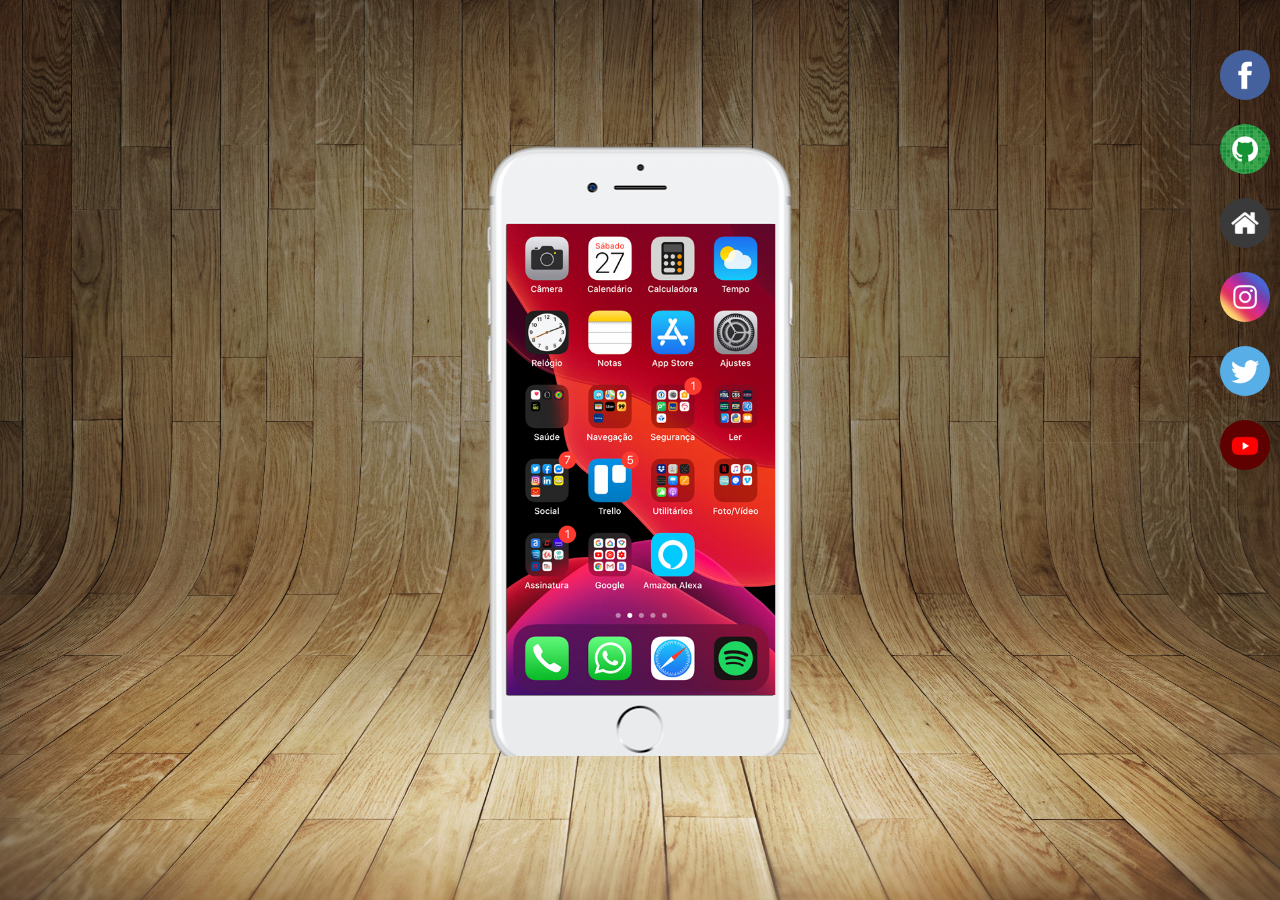
<file: index.html>
<!DOCTYPE html>
<html lang="pt-br">
<head>
    <meta charset="UTF-8">
    <meta http-equiv="X-UA-Compatible" content="IE=edge">
    <meta name="viewport" content="width=device-width, initial-scale=1.0">
    <link rel="stylesheet" href="estilos/style.css">
    <title>Projeto social</title>
</head>
<body>
    <main>
        <section id="telefone">
            <iframe src="home.html" frameborder="0" name="tela" id="tela"></iframe>

        </section>
        <section id="redes-sociais">
            <a href="home.html" target="tela"><img src="pacote-d013/imagens/logo-facebook.jpg" alt=""></a><br>
            <a href="youtube.html" target="tela"><img src="pacote-d013/imagens/logo-github.jpg" alt=""></a><br>
            <a href="home.html" target="tela"><img src="pacote-d013/imagens/logo-home.jpg" alt=""></a><br>
            <a href="home.html" target="tela"><img src="pacote-d013/imagens/logo-instagram.jpg" alt=""></a><br>
            <a href="home.html" target="tela"><img src="pacote-d013/imagens/logo-twitter.jpg" alt=""></a><br>
            <a href="home.html" target="tela"><img src="pacote-d013/imagens/logo-youtube.jpg" alt=""></a><br>
            

        </section>

    </main>
    
</body>
</html>
</file>
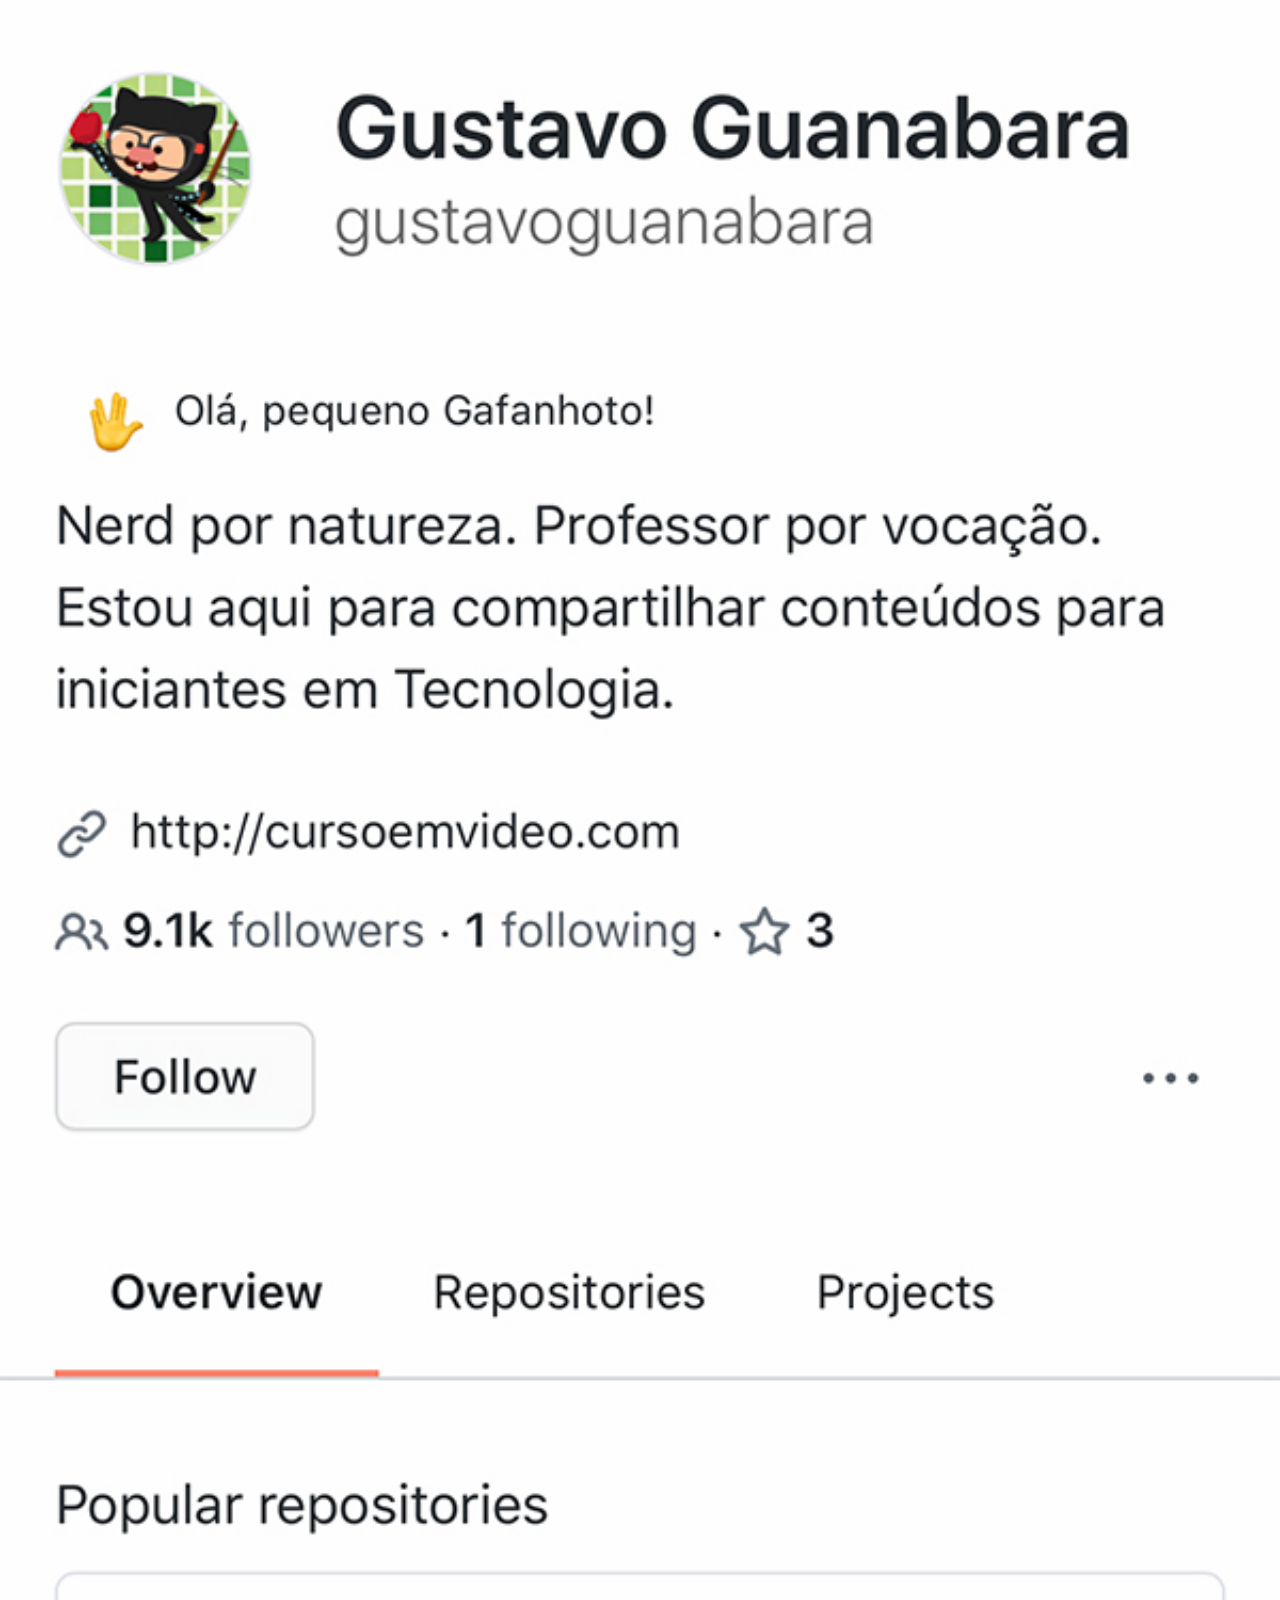
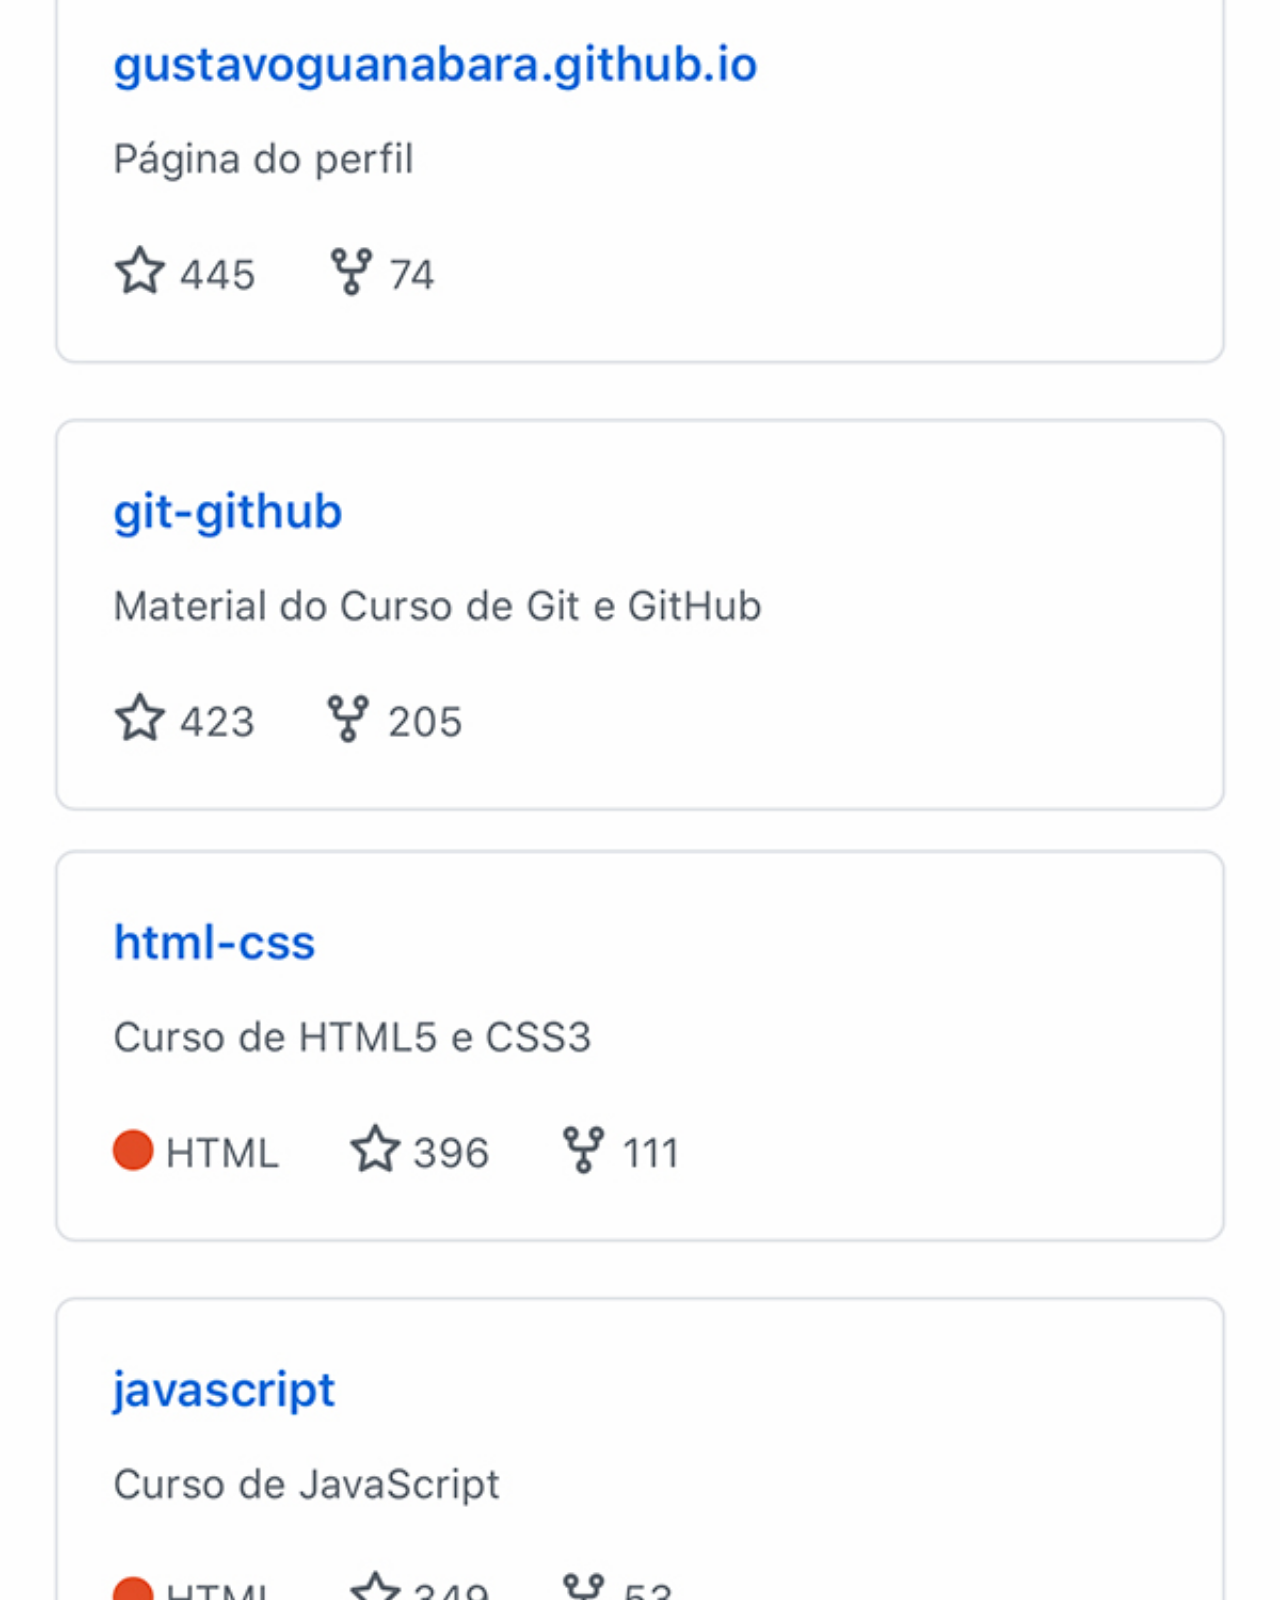
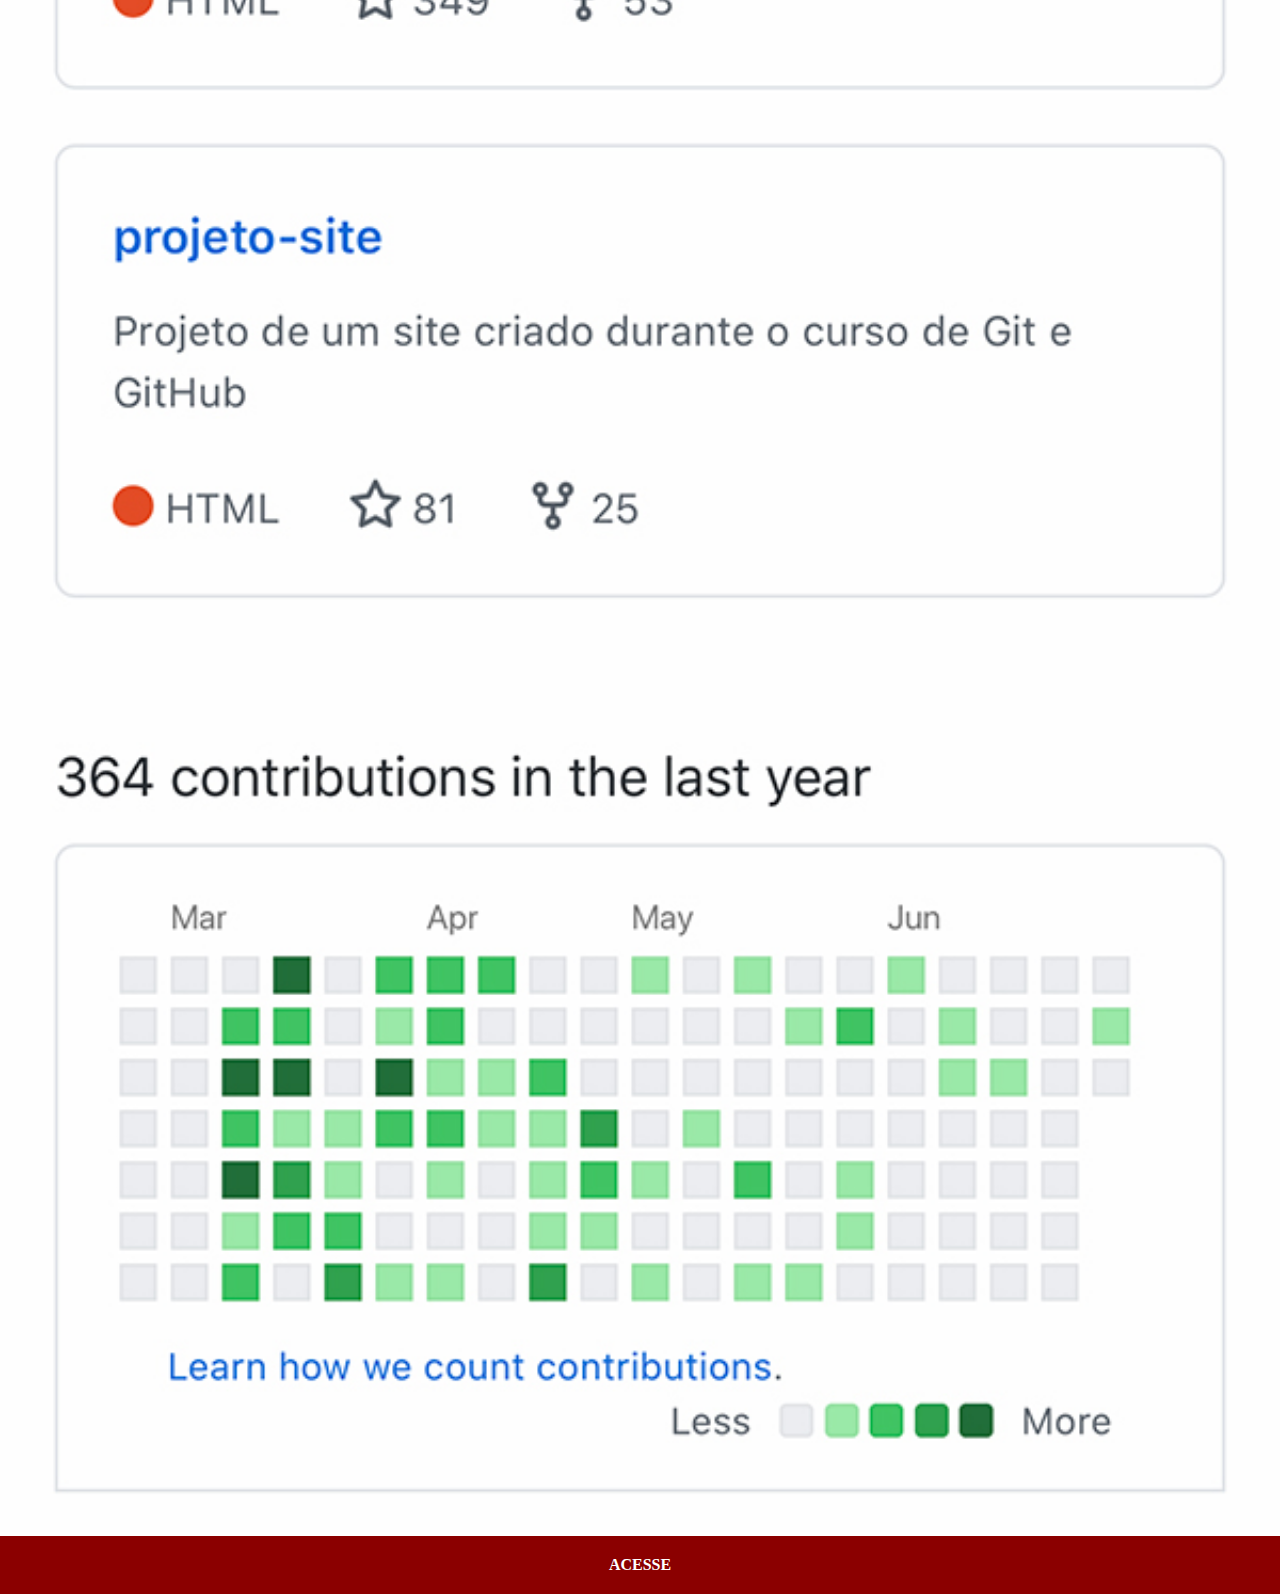
<file: github.html>
<!DOCTYPE html>
<html lang="pt-br">
<head>
    <meta charset="UTF-8">
    <meta http-equiv="X-UA-Compatible" content="IE=edge">
    <meta name="viewport" content="width=device-width, initial-scale=1.0">
    <title>Youtube</title>
    <style>
        *{
            margin: 0px;
            padding: 0px;
        }
        img{
            width: 100vw;
        }
        a{
            display: block;
            background-color: darkred;
            color: white;
            padding: 20px;
            text-align: center;
            font-weight: bold;
            text-decoration: none;
        }
    </style>

</head>
<body>
    <img src="pacote-d013/imagens/tela-github.jpg" alt="">
    <a href="https://github.com/gustavoguanabara">ACESSE</a>
</body>
</html>
</file>
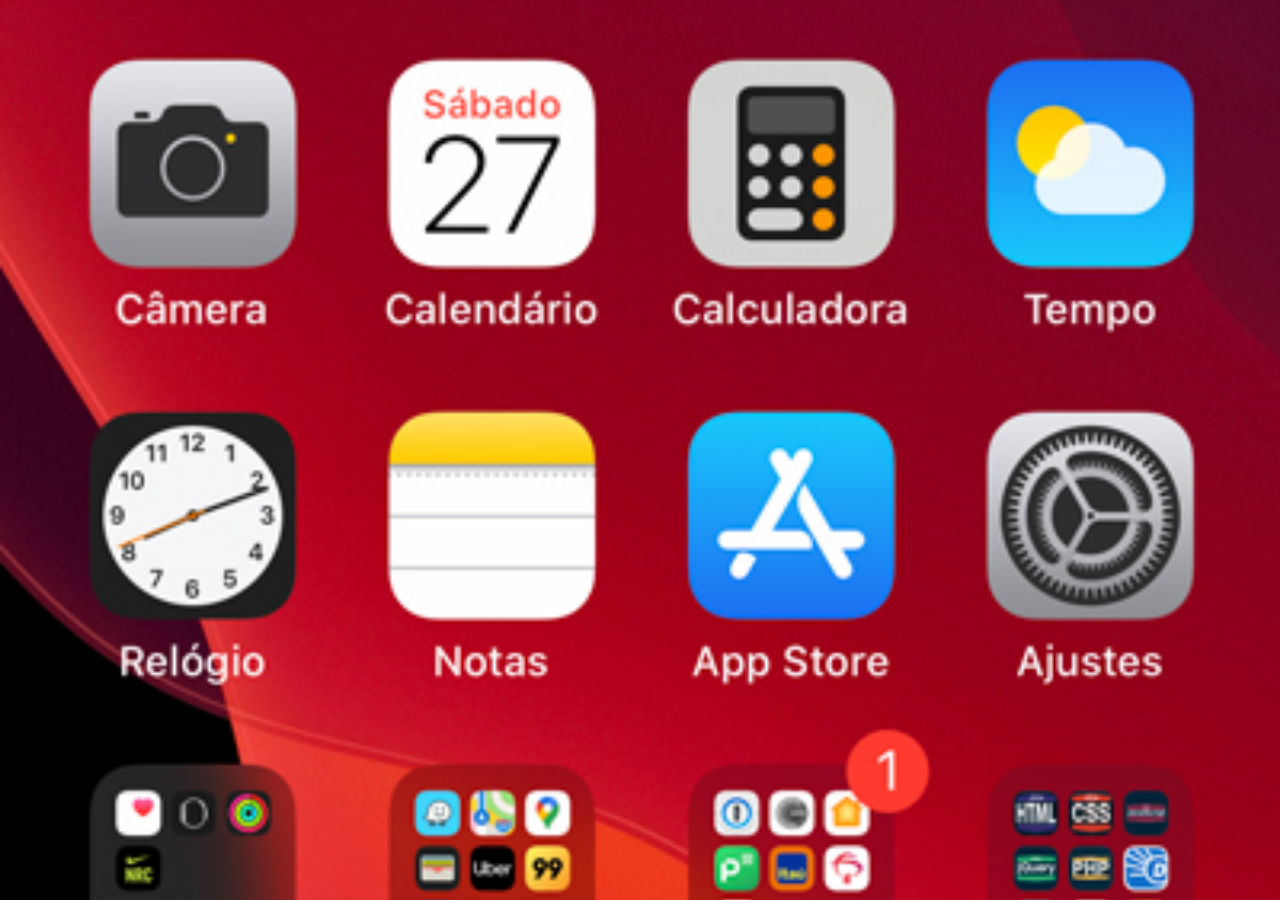
<file: home.html>
<!DOCTYPE html>
<html lang="pt-br">
<head>
    <meta charset="UTF-8">
    <meta http-equiv="X-UA-Compatible" content="IE=edge">
    <meta name="viewport" content="width=device-width, initial-scale=1.0">
    <title>Tela do smartphone</title>
</head>
<style>
    *{
        margin: 0px;
        padding: 0px;

    }
    body{
        width: 100vw;
        height: 100vh;
        background-color: black;
        background: url(pacote-d013/imagens/tela-home.jpg) no-repeat top center;
        background-size: cover;

    }
</style>
<body>
   
    
</body>
</html>
</file>
<file: estilos/style.css>
@charset "UTF-8";

 *{
    margin: 0px;
    padding: 0px;
    font-family: Arial, Helvetica, sans-serif;
 }
 html, body{
    height: 100vh;
    width: 100vh;
    background-color: black;
 }
 main{
    position: relative;
    height: 100vh;
    width: 100vw;
    background-image: url(../pacote-d013/imagens/fundo-madeira.jpg);
    background-size: cover;
 }
 section#telefone{
    position: absolute;
    top: 50%;
    left: 50%;
    transform: translate(-50%, -50%);
    height: 612px;
    width: 311px;
    background: url(../pacote-d013/imagens/frame-iphone.png) no-repeat;
 }
 iframe#tela{
   position: relative;
   top: 80px;
   left: 22px;
   width: 269px;
   height: 471px;
   background-size: cover;
   
 }
 section#redes-sociais{
   text-align: right;
   
 }

section#redes-sociais {
   padding-top: 40px;
}
 section#redes-sociais img{
   width: 50px;
   margin: 10px;
   border-radius: 50%;
   background-image: center;
   

 }
 section#redes-sociais img:hover{
   border: 2px solid white;
   transform: translate(-3px -px);
   box-shadow: 3px 3px 3px black;
   transition: transform .3s;
   box-sizing: border-box;
   


 }
</file>
